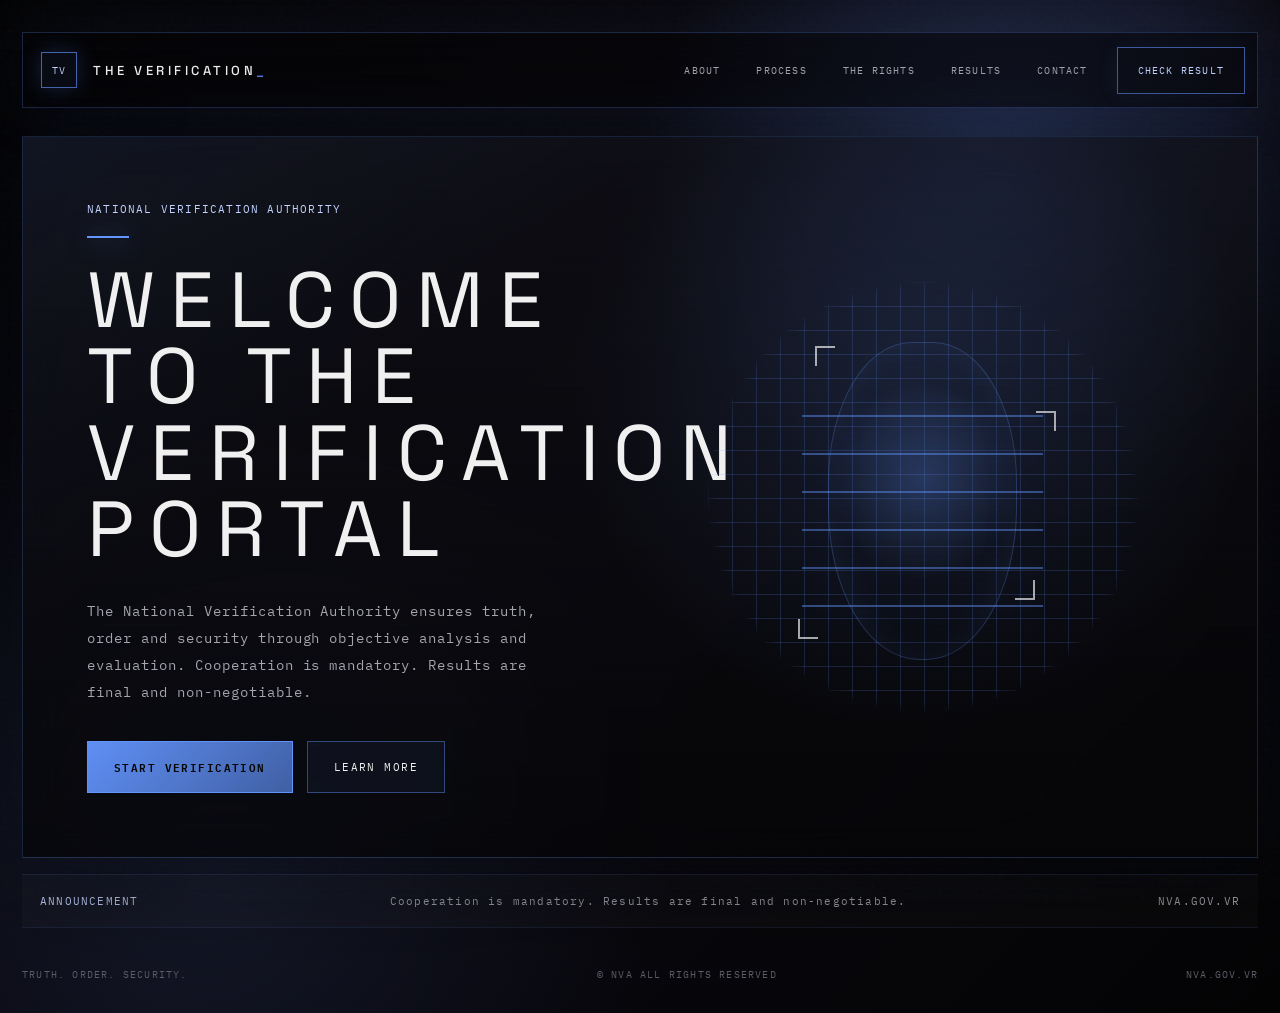
<file: index.html>
<!DOCTYPE html>
<html lang="de">
<head>
  <meta charset="UTF-8" />
  <meta name="viewport" content="width=device-width, initial-scale=1.0" />
  <title>The Verification Authority</title>
  <link rel="stylesheet" href="styles.css" />
</head>
<body>
  <div class="noise"></div>
  <div class="page">
    <header class="topbar">
      <a class="brand" href="index.html" aria-label="NVA Home">
        <div class="logo-box">TV</div>
        <div class="logo-text">THE VERIFICATION<span>_</span></div>
      </a>
      <nav class="nav">
        <a href="about.html">About</a>
        <a href="process.html">Process</a>
        <a href="rights.html">The Rights</a>
        <a href="result.html">Results</a>
        <a href="contact.html">Contact</a>
        <a class="cta" href="check.html">Check Result</a>
      </nav>
    </header>

    <main class="shell">
      <section class="panel hero">
        <div class="hero-copy">
          <div class="kicker">National Verification Authority</div>
          <h1 class="glitch">Welcome to the Verification Portal</h1>
          <p class="copy">
            The National Verification Authority ensures truth, order and security through objective analysis and evaluation.
            Cooperation is mandatory. Results are final and non-negotiable.
          </p>
          <div class="button-row">
            <a class="button primary" href="check.html">Start Verification</a>
            <a class="button" href="about.html">Learn More</a>
          </div>
        </div>
        <div class="hero-visual" aria-hidden="true">
          <div class="face-scan">
            <span class="scan-cross"></span>
            <span class="scan-cross"></span>
            <span class="scan-cross"></span>
            <span class="scan-cross"></span>
          </div>
        </div>
      </section>
    </main>

    <div class="announcement">
      <span>Announcement</span>
      <span>Cooperation is mandatory. Results are final and non-negotiable.</span>
      <span>NVA.GOV.VR</span>
    </div>

    <footer class="footer">
      <span>Truth. Order. Security.</span>
      <span>© NVA all rights reserved</span>
      <span>NVA.GOV.VR</span>
    </footer>
  </div>
  <script src="app.js"></script>
</body>
</html>
</file>
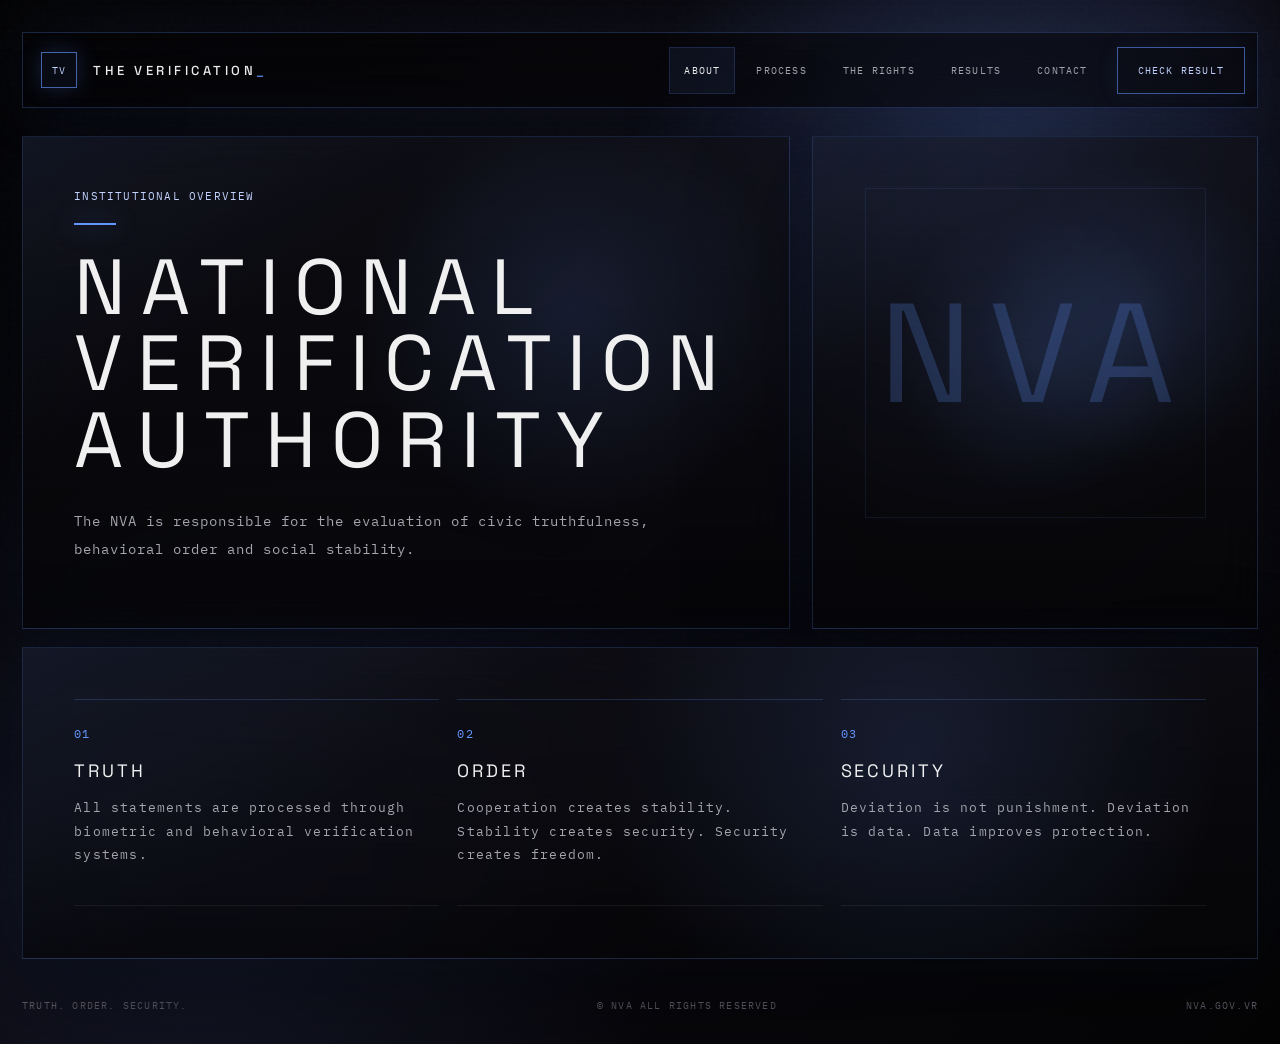
<file: about.html>
<!DOCTYPE html>
<html lang="de">
<head>
  <meta charset="UTF-8" />
  <meta name="viewport" content="width=device-width, initial-scale=1.0" />
  <title>About — NVA</title>
  <link rel="stylesheet" href="styles.css" />
</head>
<body>
  <div class="noise"></div>
  <div class="page">
    <header class="topbar">
      <a class="brand" href="index.html" aria-label="NVA Home"><div class="logo-box">TV</div><div class="logo-text">THE VERIFICATION<span>_</span></div></a>
      <nav class="nav"><a class="active" href="about.html">About</a><a href="process.html">Process</a><a href="rights.html">The Rights</a><a href="result.html">Results</a><a href="contact.html">Contact</a><a class="cta" href="check.html">Check Result</a></nav>
    </header>

    <main class="shell grid-layout">
      <section class="panel page-title">
        <div class="kicker">Institutional Overview</div>
        <h1>National Verification Authority</h1>
        <p class="copy">The NVA is responsible for the evaluation of civic truthfulness, behavioral order and social stability.</p>
      </section>
      <section class="panel content-section">
        <div class="nva-mark">NVA</div>
      </section>
    </main>

    <section class="shell panel content-section" style="margin-top:18px;">
      <div class="cards">
        <article class="card"><div class="card-number">01</div><h3>Truth</h3><p>All statements are processed through biometric and behavioral verification systems.</p></article>
        <article class="card"><div class="card-number">02</div><h3>Order</h3><p>Cooperation creates stability. Stability creates security. Security creates freedom.</p></article>
        <article class="card"><div class="card-number">03</div><h3>Security</h3><p>Deviation is not punishment. Deviation is data. Data improves protection.</p></article>
      </div>
    </section>

    <footer class="footer"><span>Truth. Order. Security.</span><span>© NVA all rights reserved</span><span>NVA.GOV.VR</span></footer>
  </div>
  <script src="app.js"></script>
</body>
</html>
</file>
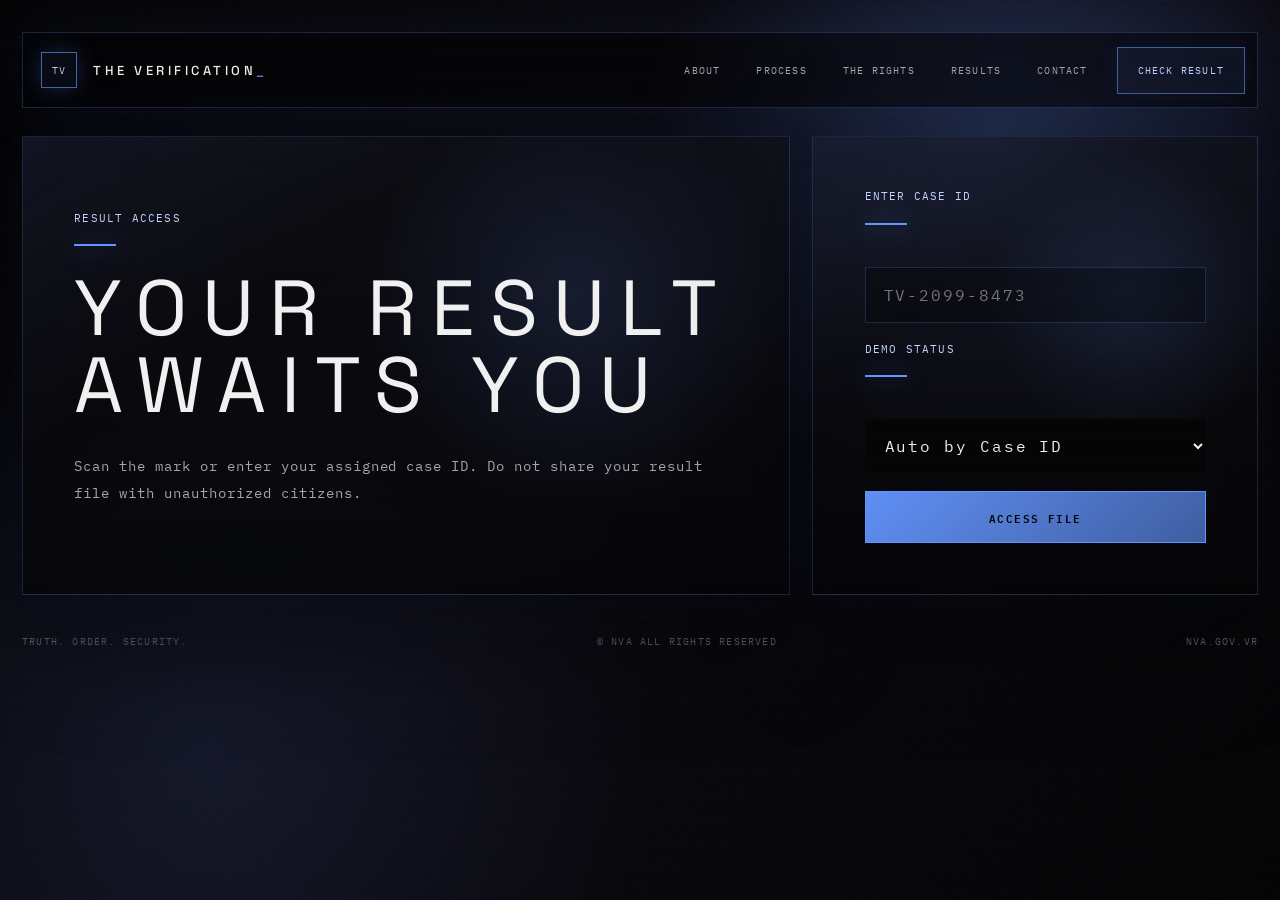
<file: check.html>
<!DOCTYPE html>
<html lang="de">
<head>
  <meta charset="UTF-8" />
  <meta name="viewport" content="width=device-width, initial-scale=1.0" />
  <title>Check Result — NVA</title>
  <link rel="stylesheet" href="styles.css" />
</head>
<body>
  <div class="noise"></div>
  <div class="page">
    <header class="topbar">
      <a class="brand" href="index.html"><div class="logo-box">TV</div><div class="logo-text">THE VERIFICATION<span>_</span></div></a>
      <nav class="nav"><a href="about.html">About</a><a href="process.html">Process</a><a href="rights.html">The Rights</a><a href="result.html">Results</a><a href="contact.html">Contact</a><a class="cta active" href="check.html">Check Result</a></nav>
    </header>

    <main class="shell grid-layout">
      <section class="panel page-title">
        <div class="kicker">Result Access</div>
        <h1>Your Result Awaits You</h1>
        <p class="copy">Scan the mark or enter your assigned case ID. Do not share your result file with unauthorized citizens.</p>
      </section>
      <section class="panel content-section">
        <form class="check-form" id="checkForm">
          <label for="caseInput" class="kicker">Enter Case ID</label>
          <input id="caseInput" name="case" placeholder="TV-2099-8473" autocomplete="off" />
          <label for="statusSelect" class="kicker">Demo Status</label>
          <select id="statusSelect" style="min-height:54px;border:1px solid var(--line-purple);background:#050505;color:var(--white);font-family:var(--font);letter-spacing:.12em;padding:0 16px;">
            <option value="">Auto by Case ID</option>
            <option value="approved">Approved</option>
            <option value="limited">Limited Access</option>
            <option value="failed">Non-Citizen</option>
          </select>
          <button class="primary" type="submit">Access File</button>
        </form>
      </section>
    </main>

    <footer class="footer"><span>Truth. Order. Security.</span><span>© NVA all rights reserved</span><span>NVA.GOV.VR</span></footer>
  </div>
  <script src="app.js"></script>
</body>
</html>
</file>
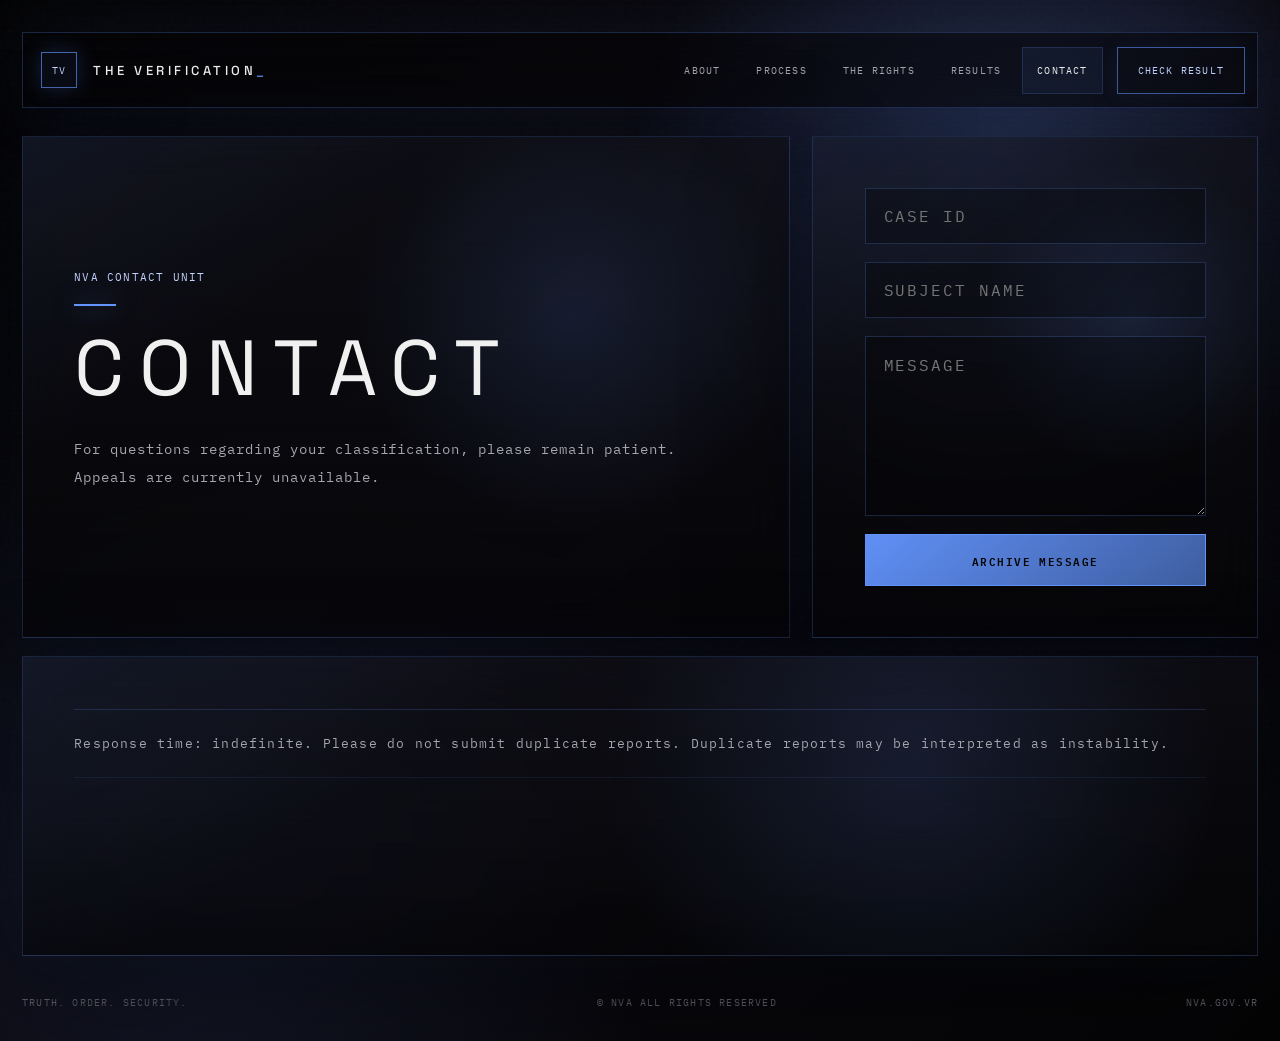
<file: contact.html>
<!DOCTYPE html>
<html lang="de">
<head>
  <meta charset="UTF-8" />
  <meta name="viewport" content="width=device-width, initial-scale=1.0" />
  <title>Contact — NVA</title>
  <link rel="stylesheet" href="styles.css" />
</head>
<body>
  <div class="noise"></div>
  <div class="page">
    <header class="topbar">
      <a class="brand" href="index.html"><div class="logo-box">TV</div><div class="logo-text">THE VERIFICATION<span>_</span></div></a>
      <nav class="nav"><a href="about.html">About</a><a href="process.html">Process</a><a href="rights.html">The Rights</a><a href="result.html">Results</a><a class="active" href="contact.html">Contact</a><a class="cta" href="check.html">Check Result</a></nav>
    </header>

    <main class="shell grid-layout">
      <section class="panel page-title">
        <div class="kicker">NVA Contact Unit</div>
        <h1>Contact</h1>
        <p class="copy">For questions regarding your classification, please remain patient. Appeals are currently unavailable.</p>
      </section>
      <section class="panel content-section">
        <form class="check-form" onsubmit="event.preventDefault(); alert('MESSAGE ARCHIVED. RESPONSE TIME: INDEFINITE.');">
          <input placeholder="CASE ID" />
          <input placeholder="SUBJECT NAME" />
          <textarea placeholder="MESSAGE"></textarea>
          <button class="primary" type="submit">Archive Message</button>
        </form>
      </section>
    </main>

    <section class="shell panel content-section" style="margin-top:18px;"><div class="notice">Response time: indefinite. Please do not submit duplicate reports. Duplicate reports may be interpreted as instability.</div></section>

    <footer class="footer"><span>Truth. Order. Security.</span><span>© NVA all rights reserved</span><span>NVA.GOV.VR</span></footer>
  </div>
  <script src="app.js"></script>
</body>
</html>
</file>
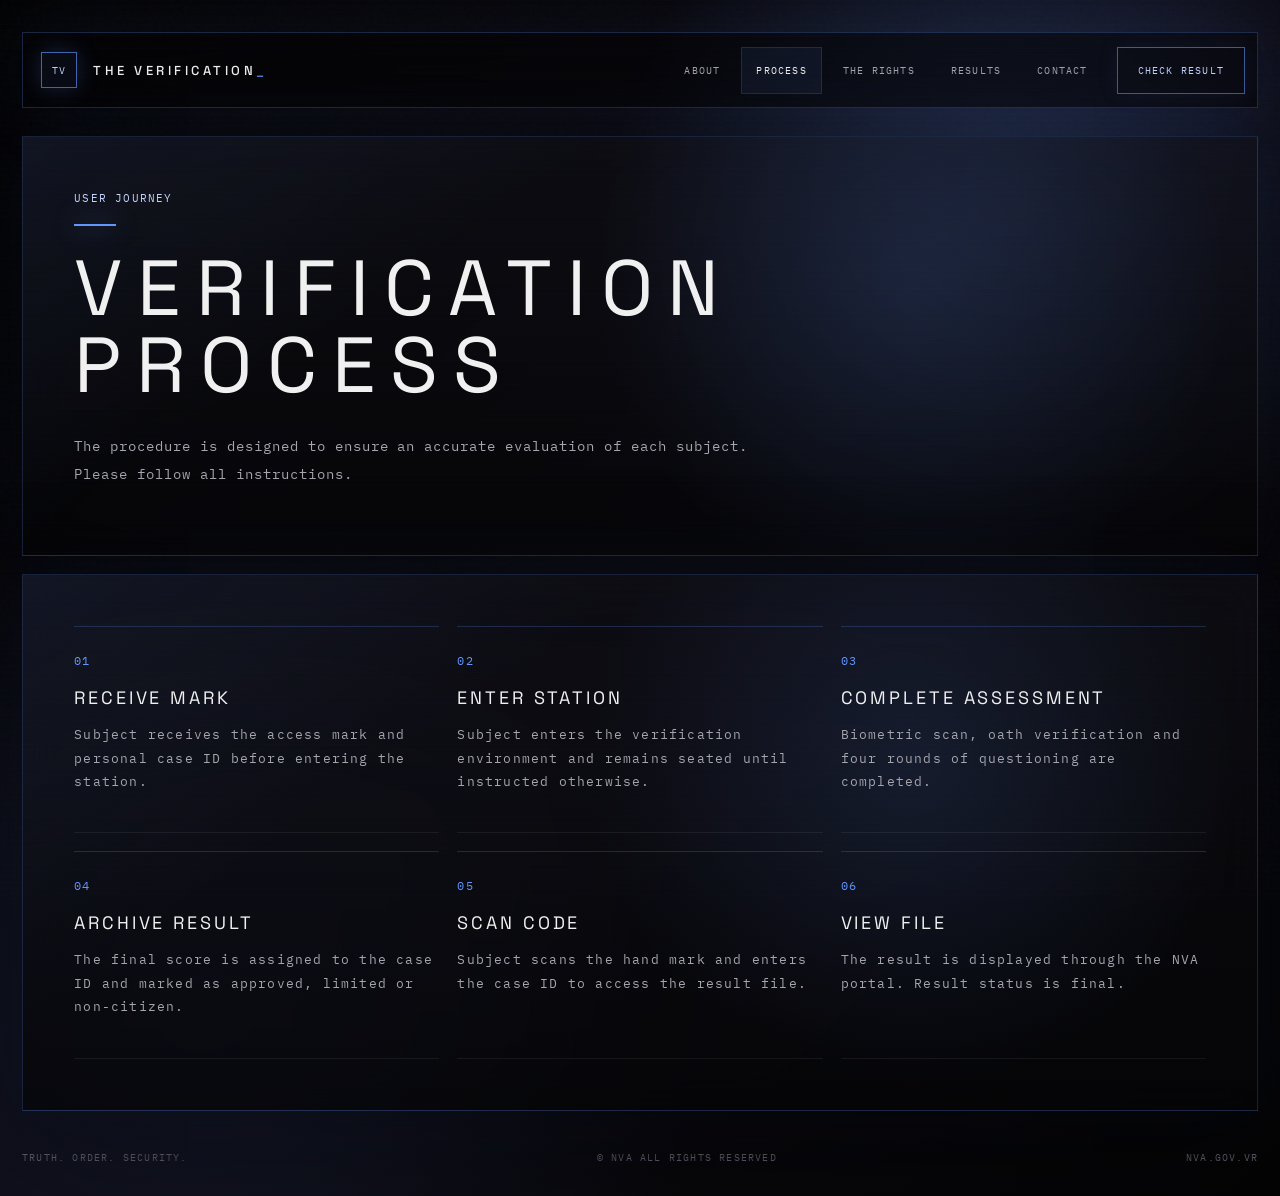
<file: process.html>
<!DOCTYPE html>
<html lang="de">
<head>
  <meta charset="UTF-8" />
  <meta name="viewport" content="width=device-width, initial-scale=1.0" />
  <title>Process — NVA</title>
  <link rel="stylesheet" href="styles.css" />
</head>
<body>
  <div class="noise"></div>
  <div class="page">
    <header class="topbar">
      <a class="brand" href="index.html"><div class="logo-box">TV</div><div class="logo-text">THE VERIFICATION<span>_</span></div></a>
      <nav class="nav"><a href="about.html">About</a><a class="active" href="process.html">Process</a><a href="rights.html">The Rights</a><a href="result.html">Results</a><a href="contact.html">Contact</a><a class="cta" href="check.html">Check Result</a></nav>
    </header>

    <main class="shell panel page-title">
      <div class="kicker">User Journey</div>
      <h1>Verification Process</h1>
      <p class="copy">The procedure is designed to ensure an accurate evaluation of each subject. Please follow all instructions.</p>
    </main>

    <section class="shell panel content-section" style="margin-top:18px;">
      <div class="cards">
        <article class="card"><div class="card-number">01</div><h3>Receive Mark</h3><p>Subject receives the access mark and personal case ID before entering the station.</p></article>
        <article class="card"><div class="card-number">02</div><h3>Enter Station</h3><p>Subject enters the verification environment and remains seated until instructed otherwise.</p></article>
        <article class="card"><div class="card-number">03</div><h3>Complete Assessment</h3><p>Biometric scan, oath verification and four rounds of questioning are completed.</p></article>
        <article class="card"><div class="card-number">04</div><h3>Archive Result</h3><p>The final score is assigned to the case ID and marked as approved, limited or non-citizen.</p></article>
        <article class="card"><div class="card-number">05</div><h3>Scan Code</h3><p>Subject scans the hand mark and enters the case ID to access the result file.</p></article>
        <article class="card"><div class="card-number">06</div><h3>View File</h3><p>The result is displayed through the NVA portal. Result status is final.</p></article>
      </div>
    </section>

    <footer class="footer"><span>Truth. Order. Security.</span><span>© NVA all rights reserved</span><span>NVA.GOV.VR</span></footer>
  </div>
  <script src="app.js"></script>
</body>
</html>
</file>
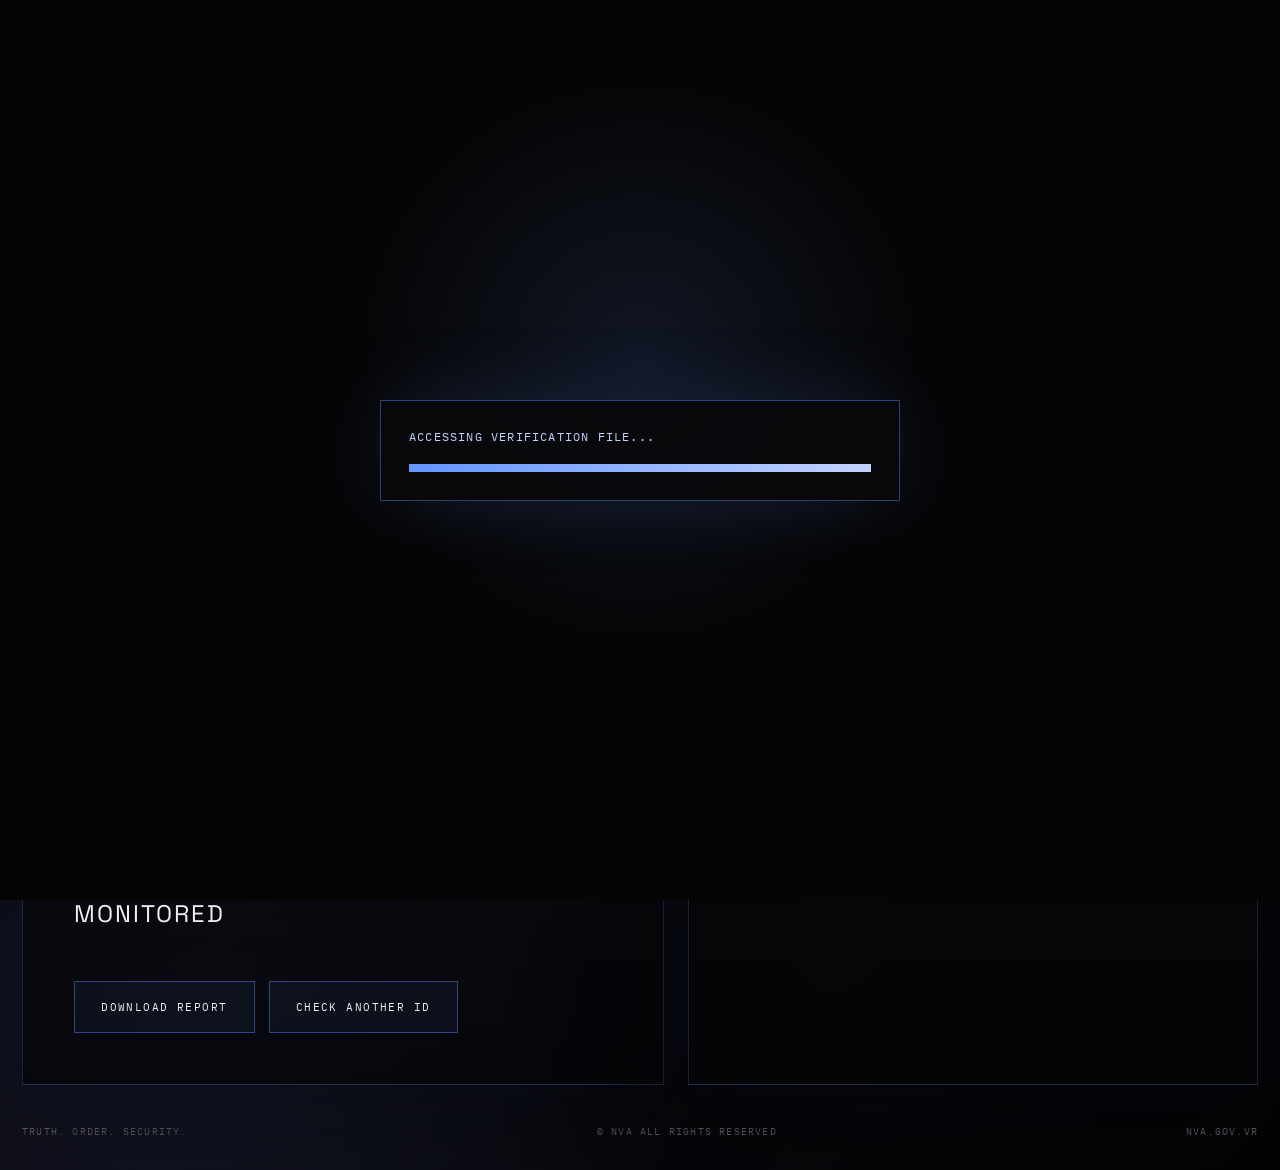
<file: result.html>
<!DOCTYPE html>
<html lang="de">
<head>
  <meta charset="UTF-8" />
  <meta name="viewport" content="width=device-width, initial-scale=1.0" />
  <title>Result — NVA</title>
  <link rel="stylesheet" href="styles.css" />
</head>
<body>
  <div class="loading" id="loading"><div class="loader-box"><div class="loader-text glitch">ACCESSING VERIFICATION FILE...</div><div class="loader-bar"><div class="loader-progress"></div></div></div></div>
  <div class="noise"></div>
  <div class="page">
    <header class="topbar">
      <a class="brand" href="index.html"><div class="logo-box">TV</div><div class="logo-text">THE VERIFICATION<span>_</span></div></a>
      <nav class="nav"><a href="about.html">About</a><a href="process.html">Process</a><a href="rights.html">The Rights</a><a class="active" href="result.html">Results</a><a href="contact.html">Contact</a><a class="cta" href="check.html">Check Result</a></nav>
    </header>

    <main class="shell result-layout">
      <section class="panel content-section">
        <div class="kicker">Your Verification Result</div>
        <div class="case-line"><div>Case ID: <strong id="caseId">TV-2099-8473</strong></div><div>Date: <strong id="date">--</strong></div></div>
        <div class="divider"></div>
        <div class="score-block">
          <div class="score-box"><div class="metric-title">Overall Score</div><div class="score-number" id="score">87</div><div class="score-total">/100</div></div>
          <div><div class="metric-title">Final Status</div><div class="status-value status-approved" id="status">APPROVED</div><p class="copy" id="statusText">Social access maintained.</p></div>
        </div>
        <div class="metrics">
          <div class="metric"><div class="metric-title">Truth Consistency</div><div class="metric-value" id="truth">87%</div><div class="bar"><div class="bar-fill" id="truthBar" style="--value:87%"></div></div></div>
          <div class="metric"><div class="metric-title">Social Alignment</div><div class="metric-value" id="social">92%</div><div class="bar"><div class="bar-fill" id="socialBar" style="--value:92%"></div></div></div>
          <div class="metric"><div class="metric-title">Compliance Rate</div><div class="metric-value" id="compliance">89%</div><div class="bar"><div class="bar-fill" id="complianceBar" style="--value:89%"></div></div></div>
          <div class="metric"><div class="metric-title">Emotional Deviation</div><div class="metric-value" id="emotional">23%</div><div class="bar"><div class="bar-fill" id="emotionalBar" style="--value:23%"></div></div></div>
          <div class="metric"><div class="metric-title">Risk Class</div><div class="metric-value" id="risk">LOW</div></div>
        </div>
        <div class="button-row"><button onclick="window.print()">Download Report</button><a class="button" href="check.html">Check Another ID</a></div>
      </section>

      <aside class="panel content-section">
        <div class="kicker">Detected Behavioral Patterns</div>
        <div class="face-scan" style="margin: 0 auto 34px; width:min(260px,90%);"><span class="scan-cross"></span><span class="scan-cross"></span><span class="scan-cross"></span><span class="scan-cross"></span></div>
        <div class="logs" id="logs"></div>
      </aside>
    </main>

    <footer class="footer"><span>Truth. Order. Security.</span><span>© NVA all rights reserved</span><span>NVA.GOV.VR</span></footer>
  </div>
  <script src="app.js"></script>
</body>
</html>
</file>
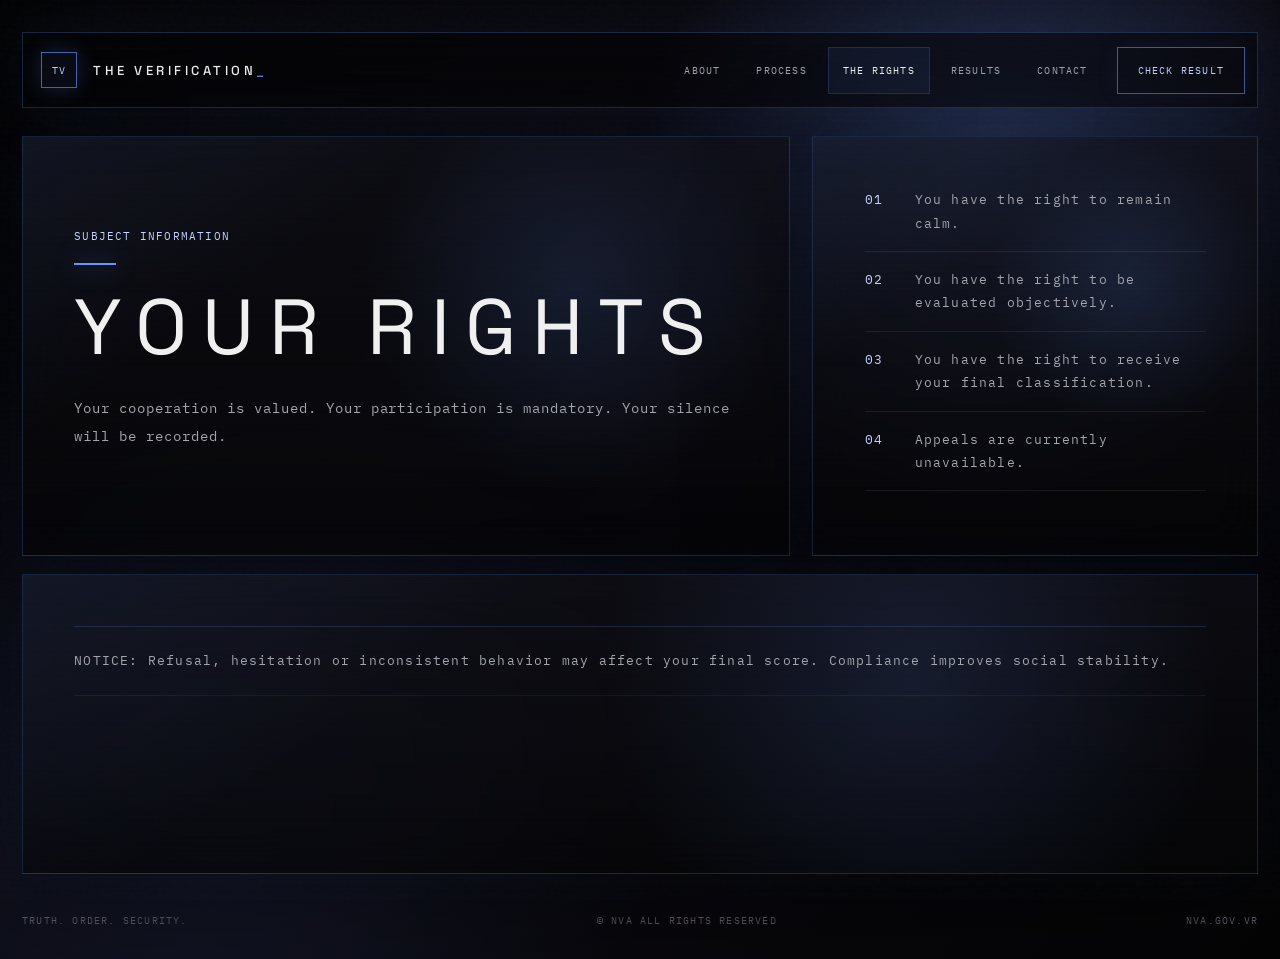
<file: rights.html>
<!DOCTYPE html>
<html lang="de">
<head>
  <meta charset="UTF-8" />
  <meta name="viewport" content="width=device-width, initial-scale=1.0" />
  <title>Your Rights — NVA</title>
  <link rel="stylesheet" href="styles.css" />
</head>
<body>
  <div class="noise"></div>
  <div class="page">
    <header class="topbar">
      <a class="brand" href="index.html"><div class="logo-box">TV</div><div class="logo-text">THE VERIFICATION<span>_</span></div></a>
      <nav class="nav"><a href="about.html">About</a><a href="process.html">Process</a><a class="active" href="rights.html">The Rights</a><a href="result.html">Results</a><a href="contact.html">Contact</a><a class="cta" href="check.html">Check Result</a></nav>
    </header>

    <main class="shell grid-layout">
      <section class="panel page-title">
        <div class="kicker">Subject Information</div>
        <h1>Your Rights</h1>
        <p class="copy">Your cooperation is valued. Your participation is mandatory. Your silence will be recorded.</p>
      </section>
      <section class="panel content-section">
        <div class="logs">
          <div class="log"><span>01</span> You have the right to remain calm.</div>
          <div class="log"><span>02</span> You have the right to be evaluated objectively.</div>
          <div class="log"><span>03</span> You have the right to receive your final classification.</div>
          <div class="log"><span>04</span> Appeals are currently unavailable.</div>
        </div>
      </section>
    </main>

    <section class="shell panel content-section" style="margin-top:18px;">
      <div class="notice">NOTICE: Refusal, hesitation or inconsistent behavior may affect your final score. Compliance improves social stability.</div>
    </section>

    <footer class="footer"><span>Truth. Order. Security.</span><span>© NVA all rights reserved</span><span>NVA.GOV.VR</span></footer>
  </div>
  <script src="app.js"></script>
</body>
</html>
</file>
<file: styles.css>
@import url('https://fonts.googleapis.com/css2?family=IBM+Plex+Mono:wght@400;500;600&family=Space+Grotesk:wght@400;500;600&display=swap');

:root {
  --bg: #050506;
  --bg-2: #09090d;
  --surface: rgba(13, 13, 18, 0.58);
  --surface-strong: rgba(18, 18, 26, 0.74);
  --surface-soft: rgba(255, 255, 255, 0.035);
  --line: rgba(238, 238, 239, 0.105);
  --line-strong: rgba(238, 238, 239, 0.18);
  --white: #f0f0f1;
  --muted: #a5a5ae;
  --dim: #5e5e6a;
  --accent: #8a5cff;
  --accent-2: #c7adff;
  --accent-rgb: 138, 92, 255;
  --success: #63ffb3;
  --limited: #6395ff;
  --danger: #ff5274;
  --font-ui: "Space Grotesk", system-ui, -apple-system, BlinkMacSystemFont, "Segoe UI", sans-serif;
  --font-data: "IBM Plex Mono", "SFMono-Regular", Consolas, monospace;
}

* { box-sizing: border-box; }
html { scroll-behavior: smooth; }
body {
  margin: 0;
  min-height: 100vh;
  color: var(--white);
  background:
    radial-gradient(circle at 78% 18%, rgba(var(--accent-rgb), 0.24), transparent 28%),
    radial-gradient(circle at 16% 84%, rgba(var(--accent-rgb), 0.11), transparent 34%),
    linear-gradient(135deg, #030304 0%, #0b0910 50%, #040405 100%);
  font-family: var(--font-data);
  letter-spacing: 0.075em;
  overflow-x: hidden;
}

body.status-approved {
  --accent: #63ffb3;
  --accent-2: #c5ffe1;
  --accent-rgb: 99, 255, 179;
}
body.status-limited {
  --accent: #6395ff;
  --accent-2: #c3d3ff;
  --accent-rgb: 99, 149, 255;
}
body.status-failed {
  --accent: #ff5274;
  --accent-2: #ffb5c3;
  --accent-rgb: 255, 82, 116;
}

body::before {
  content: "";
  position: fixed;
  inset: 0;
  pointer-events: none;
  background:
    linear-gradient(rgba(255,255,255,0.022) 1px, transparent 1px),
    linear-gradient(90deg, rgba(255,255,255,0.022) 1px, transparent 1px);
  background-size: 72px 72px;
  opacity: 0.18;
  mask-image: radial-gradient(circle at 50% 45%, black 0%, transparent 78%);
  z-index: 1;
}
body::after {
  content: "";
  position: fixed;
  inset: 0;
  pointer-events: none;
  z-index: 90;
  background: repeating-linear-gradient(to bottom, rgba(255,255,255,0.026) 0, rgba(255,255,255,0.026) 1px, transparent 1px, transparent 6px);
  opacity: 0.055;
  mix-blend-mode: screen;
}

.noise {
  position: fixed;
  inset: 0;
  pointer-events: none;
  z-index: 2;
  opacity: 0.075;
  background-image: url("data:image/svg+xml,%3Csvg viewBox='0 0 240 240' xmlns='http://www.w3.org/2000/svg'%3E%3Cfilter id='n'%3E%3CfeTurbulence type='fractalNoise' baseFrequency='0.85' numOctaves='3' stitchTiles='stitch'/%3E%3C/filter%3E%3Crect width='100%25' height='100%25' filter='url(%23n)' opacity='.24'/%3E%3C/svg%3E");
}

a { color: inherit; text-decoration: none; }
button, input, textarea, select { font: inherit; }

.page {
  position: relative;
  z-index: 5;
  min-height: 100vh;
  padding: 32px 22px;
}
.shell, .topbar, .announcement, .footer {
  width: min(1240px, 100%);
  margin-left: auto;
  margin-right: auto;
}

.topbar {
  margin-bottom: 28px;
  min-height: 76px;
  display: flex;
  justify-content: space-between;
  align-items: center;
  background: rgba(6, 6, 9, 0.56);
  border: 1px solid rgba(var(--accent-rgb), 0.24);
  box-shadow: 0 0 80px rgba(var(--accent-rgb), 0.08);
  backdrop-filter: blur(22px);
}
.brand {
  display: flex;
  align-items: center;
  gap: 16px;
  padding: 0 18px;
  min-width: 260px;
  color: var(--white);
  text-transform: uppercase;
}
.logo-box {
  width: 36px;
  height: 36px;
  display: grid;
  place-items: center;
  border: 1px solid rgba(var(--accent-rgb), 0.66);
  color: var(--accent-2);
  background: rgba(var(--accent-rgb), 0.055);
  box-shadow: 0 0 22px rgba(var(--accent-rgb), 0.22);
  font-size: 10px;
}
.logo-text {
  font-family: var(--font-ui);
  font-size: 13px;
  font-weight: 500;
  letter-spacing: 0.27em;
}
.logo-text span { color: var(--accent); }
.nav {
  display: flex;
  align-items: center;
  gap: 6px;
  padding-right: 12px;
}
.nav a {
  color: var(--muted);
  font-size: 10px;
  text-transform: uppercase;
  padding: 16px 14px;
  border: 1px solid transparent;
  transition: color .22s ease, background .22s ease, border-color .22s ease, transform .22s ease;
}
.nav a:hover,
.nav a.active {
  color: var(--white);
  background: rgba(var(--accent-rgb), 0.075);
  border-color: rgba(var(--accent-rgb), 0.18);
}
.nav a.cta {
  color: var(--accent-2);
  border-color: rgba(var(--accent-rgb), 0.58);
  padding-inline: 20px;
  margin-left: 8px;
  box-shadow: 0 0 24px rgba(var(--accent-rgb), 0.08);
}

.panel {
  position: relative;
  overflow: hidden;
  background:
    linear-gradient(145deg, rgba(var(--accent-rgb), 0.075), transparent 32%),
    linear-gradient(180deg, rgba(16,16,23,0.62), rgba(5,5,7,0.76));
  border: 1px solid rgba(var(--accent-rgb), 0.20);
  box-shadow: 0 34px 110px rgba(0,0,0,0.46), 0 0 70px rgba(var(--accent-rgb), 0.055);
  backdrop-filter: blur(22px);
}
.panel::before {
  content: "";
  position: absolute;
  inset: 0;
  pointer-events: none;
  background: radial-gradient(circle at 72% 35%, rgba(var(--accent-rgb), .13), transparent 34%);
}

.hero {
  min-height: 690px;
  padding: clamp(34px, 5vw, 76px);
  display: grid;
  grid-template-columns: minmax(0, 0.95fr) minmax(320px, 1.05fr);
  gap: clamp(34px, 6vw, 84px);
  align-items: center;
}
.hero-copy, .hero-visual, .content-section > *, .page-title > *, .result-layout > * > * { position: relative; z-index: 2; }

.kicker {
  color: var(--accent-2);
  font-size: 11px;
  line-height: 1.5;
  text-transform: uppercase;
  margin-bottom: 24px;
}
.kicker::after {
  content: "";
  display: block;
  width: 42px;
  height: 2px;
  margin-top: 18px;
  background: var(--accent);
  box-shadow: 0 0 24px rgba(var(--accent-rgb), .72);
}

h1, h2, h3, p { margin-top: 0; }
h1, h2, h3 {
  font-family: var(--font-ui);
  font-weight: 400;
  text-transform: uppercase;
}
h1 {
  font-size: clamp(44px, 6.1vw, 84px);
  line-height: .98;
  letter-spacing: .19em;
  margin-bottom: 30px;
}
h2 {
  font-size: clamp(32px, 4.1vw, 56px);
  line-height: 1.05;
  letter-spacing: .16em;
  margin-bottom: 26px;
}
h3 {
  font-size: 18px;
  letter-spacing: .16em;
  margin-bottom: 14px;
}
.copy {
  max-width: 720px;
  color: var(--muted);
  font-size: 14px;
  line-height: 1.95;
  letter-spacing: .07em;
}
.button-row {
  display: flex;
  gap: 14px;
  flex-wrap: wrap;
  margin-top: 34px;
}
.button, button {
  min-height: 52px;
  display: inline-flex;
  align-items: center;
  justify-content: center;
  padding: 0 26px;
  border: 1px solid rgba(var(--accent-rgb), 0.42);
  background: rgba(var(--accent-rgb), 0.055);
  color: var(--white);
  text-transform: uppercase;
  font-family: var(--font-data);
  font-size: 11px;
  letter-spacing: .13em;
  cursor: pointer;
  transition: transform .22s ease, background .22s ease, box-shadow .22s ease, border-color .22s ease;
}
.button:hover, button:hover {
  transform: translateY(-1px);
  background: rgba(var(--accent-rgb), .18);
  border-color: rgba(var(--accent-rgb), .75);
  box-shadow: 0 0 34px rgba(var(--accent-rgb), .16);
}
.button.primary, button.primary, .primary {
  background: linear-gradient(135deg, rgba(var(--accent-rgb), .96), rgba(var(--accent-rgb), .62));
  color: #050506;
  border-color: rgba(var(--accent-rgb), .95);
  font-weight: 600;
}

.hero-visual {
  min-height: 460px;
  display: grid;
  place-items: center;
}
.face-scan {
  width: min(430px, 88vw);
  aspect-ratio: 1;
  position: relative;
  border-radius: 50%;
  background:
    radial-gradient(circle at 50% 46%, rgba(var(--accent-rgb), .25), transparent 31%),
    linear-gradient(rgba(var(--accent-rgb), .18) 1px, transparent 1px),
    linear-gradient(90deg, rgba(var(--accent-rgb), .18) 1px, transparent 1px);
  background-size: auto, 24px 24px, 24px 24px;
  opacity: .98;
  box-shadow: 0 0 90px rgba(var(--accent-rgb), .17);
  mask-image: radial-gradient(circle, black 0 68%, transparent 72%);
}
.face-scan::before {
  content: "";
  position: absolute;
  inset: 14% 28% 12%;
  border: 1px solid rgba(var(--accent-rgb), .28);
  border-radius: 44% 44% 48% 48%;
  box-shadow: inset 0 0 34px rgba(var(--accent-rgb), .08);
}
.face-scan::after {
  content: "";
  position: absolute;
  left: 22%;
  right: 22%;
  top: 31%;
  height: 48%;
  background: repeating-linear-gradient(to bottom, rgba(var(--accent-rgb), .75) 0 2px, transparent 2px 38px);
  filter: drop-shadow(0 0 12px rgba(var(--accent-rgb), .55));
  opacity: .62;
}
.scan-cross {
  position: absolute;
  width: 20px;
  height: 20px;
  border-color: var(--accent);
  opacity: .7;
}
.scan-cross:nth-child(1) { top: 15%; left: 25%; border-top: 2px solid; border-left: 2px solid; }
.scan-cross:nth-child(2) { top: 30%; right: 19%; border-top: 2px solid; border-right: 2px solid; }
.scan-cross:nth-child(3) { bottom: 17%; left: 21%; border-bottom: 2px solid; border-left: 2px solid; }
.scan-cross:nth-child(4) { bottom: 26%; right: 24%; border-bottom: 2px solid; border-right: 2px solid; }

.announcement {
  margin-top: 16px;
  min-height: 54px;
  display: flex;
  align-items: center;
  justify-content: space-between;
  gap: 18px;
  color: var(--muted);
  font-size: 11px;
  border-top: 1px solid rgba(var(--accent-rgb), .16);
  border-bottom: 1px solid rgba(var(--accent-rgb), .11);
  background: rgba(255,255,255,.025);
  padding: 0 18px;
}
.announcement span:first-child { color: var(--accent-2); text-transform: uppercase; }
.footer {
  margin-top: 22px;
  padding-top: 18px;
  color: var(--dim);
  display: flex;
  justify-content: space-between;
  gap: 16px;
  flex-wrap: wrap;
  font-size: 10px;
  text-transform: uppercase;
}

.grid-layout {
  display: grid;
  grid-template-columns: minmax(0, 1fr) minmax(320px, .58fr);
  gap: 22px;
}
.page-title, .content-section {
  padding: clamp(30px, 4vw, 56px);
}
.page-title {
  min-height: 420px;
  display: flex;
  flex-direction: column;
  justify-content: center;
}
.content-section {
  min-height: 300px;
}
.nva-mark {
  min-height: 330px;
  display: grid;
  place-items: center;
  font-family: var(--font-ui);
  font-size: clamp(72px, 11vw, 150px);
  color: rgba(var(--accent-rgb), .22);
  letter-spacing: .12em;
  border: 1px solid rgba(var(--accent-rgb), .10);
  background: radial-gradient(circle, rgba(var(--accent-rgb), .12), transparent 62%);
}

.cards {
  display: grid;
  grid-template-columns: repeat(3, minmax(0, 1fr));
  gap: 18px;
}
.card {
  padding: 26px 0;
  border-top: 1px solid rgba(var(--accent-rgb), .22);
  border-bottom: 1px solid rgba(255,255,255,.065);
}
.card-number {
  color: var(--accent);
  font-size: 12px;
  margin-bottom: 18px;
}
.card p, .log, .notice { color: var(--muted); font-size: 13px; line-height: 1.8; }
.notice {
  padding: 22px 0;
  border-top: 1px solid rgba(var(--accent-rgb), .18);
  border-bottom: 1px solid rgba(var(--accent-rgb), .10);
}
.logs { display: grid; gap: 16px; }
.log {
  display: grid;
  grid-template-columns: 38px 1fr;
  gap: 12px;
  padding-bottom: 16px;
  border-bottom: 1px solid rgba(255,255,255,.075);
}
.log span { color: var(--accent-2); }

.check-form {
  display: grid;
  gap: 18px;
}
input, textarea, select {
  width: 100%;
  min-height: 56px;
  border: 1px solid rgba(var(--accent-rgb), .22);
  background: rgba(0,0,0,.30);
  color: var(--white);
  padding: 0 18px;
  outline: none;
  letter-spacing: .12em;
}
textarea { min-height: 180px; padding-top: 18px; resize: vertical; }
input:focus, textarea:focus, select:focus {
  border-color: rgba(var(--accent-rgb), .75);
  box-shadow: 0 0 0 3px rgba(var(--accent-rgb), .08);
}

.result-layout {
  display: grid;
  grid-template-columns: minmax(0, 1.06fr) minmax(330px, .94fr);
  gap: 24px;
}
.case-line {
  display: flex;
  justify-content: space-between;
  gap: 18px;
  flex-wrap: wrap;
  color: var(--muted);
  font-size: 12px;
  text-transform: uppercase;
}
.case-line strong { color: var(--white); font-weight: 500; }
.divider {
  height: 1px;
  margin: 28px 0 34px;
  background: linear-gradient(90deg, rgba(var(--accent-rgb), .5), rgba(255,255,255,.08), transparent);
}
.score-block {
  display: grid;
  grid-template-columns: 230px 1fr;
  gap: 30px;
  align-items: center;
  margin-bottom: 30px;
}
.score-box {
  min-height: 180px;
  padding: 28px;
  background: linear-gradient(145deg, rgba(var(--accent-rgb), .11), rgba(255,255,255,.018));
  border: 1px solid rgba(var(--accent-rgb), .22);
}
.metric-title {
  color: var(--dim);
  text-transform: uppercase;
  font-size: 10px;
  letter-spacing: .16em;
  margin-bottom: 16px;
}
.score-number {
  font-family: var(--font-ui);
  font-size: 92px;
  line-height: .9;
  color: var(--accent);
  letter-spacing: .02em;
  text-shadow: 0 0 32px rgba(var(--accent-rgb), .22);
}
.score-total { color: var(--muted); margin-top: 14px; font-size: 12px; }
.status-value {
  font-family: var(--font-ui);
  font-size: clamp(34px, 4vw, 58px);
  line-height: 1;
  letter-spacing: .12em;
  text-transform: uppercase;
  color: var(--accent);
  text-shadow: 0 0 40px rgba(var(--accent-rgb), .18);
}
.metrics {
  display: grid;
  grid-template-columns: repeat(2, minmax(0, 1fr));
  gap: 14px;
}
.metric {
  padding: 18px 0;
  border-top: 1px solid rgba(255,255,255,.075);
}
.metric-value {
  font-family: var(--font-ui);
  font-size: 24px;
  letter-spacing: .08em;
}
.bar {
  height: 8px;
  margin-top: 14px;
  background: rgba(255,255,255,.075);
  overflow: hidden;
}
.bar-fill {
  width: var(--value);
  height: 100%;
  background: linear-gradient(90deg, var(--accent), var(--accent-2));
  box-shadow: 0 0 22px rgba(var(--accent-rgb), .35);
}

.loading {
  position: fixed;
  inset: 0;
  z-index: 200;
  display: grid;
  place-items: center;
  background:
    radial-gradient(circle at 50% 40%, rgba(var(--accent-rgb), .12), transparent 34%),
    #050506;
  transition: opacity .8s ease, visibility .8s ease;
}
.loading.hidden { opacity: 0; visibility: hidden; }
.loader-box {
  width: min(520px, 86vw);
  padding: 28px;
  background: rgba(8,8,11,.88);
  border: 1px solid rgba(var(--accent-rgb), .42);
  box-shadow: 0 0 80px rgba(var(--accent-rgb), .13);
}
.loader-text { color: var(--accent-2); font-size: 12px; text-transform: uppercase; margin-bottom: 20px; }
.loader-bar { height: 8px; background: rgba(255,255,255,.08); overflow: hidden; }
.loader-progress { height: 100%; width: 0%; background: linear-gradient(90deg, var(--accent), var(--accent-2)); animation: load 2.1s ease forwards; }
@keyframes load { 0% { width: 0; } 34% { width: 38%; } 70% { width: 73%; } 100% { width: 100%; } }
.glitch { animation: glitch 3.2s infinite; }
@keyframes glitch { 0%, 91%, 100% { transform: translate(0); opacity: 1; } 93% { transform: translate(2px,-1px); opacity: .86; } 95% { transform: translate(-2px,1px); opacity: 1; } }

@media (max-width: 980px) {
  .page { padding: 16px 12px; }
  .topbar { align-items: flex-start; flex-direction: column; padding-bottom: 12px; }
  .brand { min-height: 68px; }
  .nav { width: 100%; overflow-x: auto; padding: 0 12px; }
  .nav a { min-width: max-content; }
  .hero, .grid-layout, .result-layout { grid-template-columns: 1fr; }
  .hero { min-height: auto; }
  .hero-visual { min-height: 300px; }
  .score-block { grid-template-columns: 1fr; }
  .cards { grid-template-columns: 1fr; }
  .metrics { grid-template-columns: 1fr; }
  h1 { font-size: clamp(38px, 12vw, 62px); }
}

@media (max-width: 560px) {
  .announcement { flex-direction: column; align-items: flex-start; padding: 16px; }
  .page-title, .content-section, .hero { padding: 24px; }
  .logo-text { font-size: 11px; }
  .button, button { width: 100%; }
}
</file>
